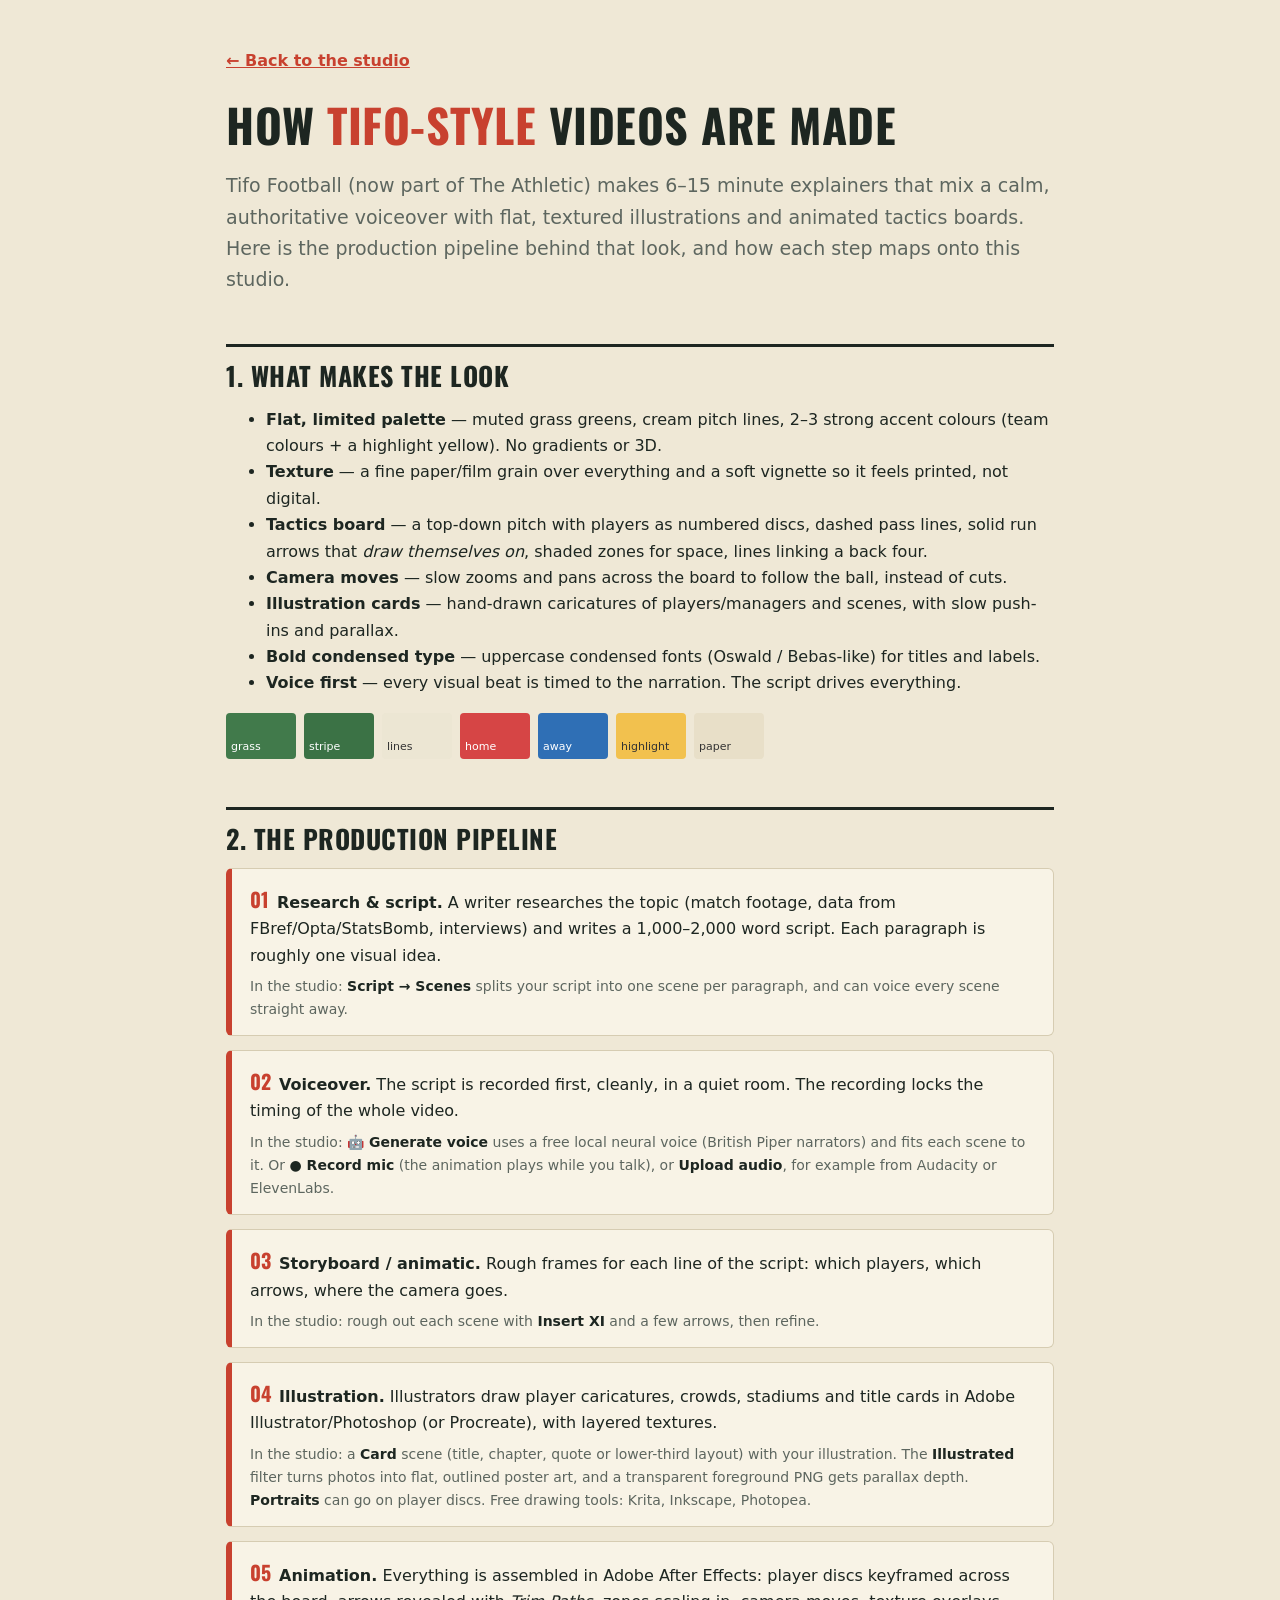
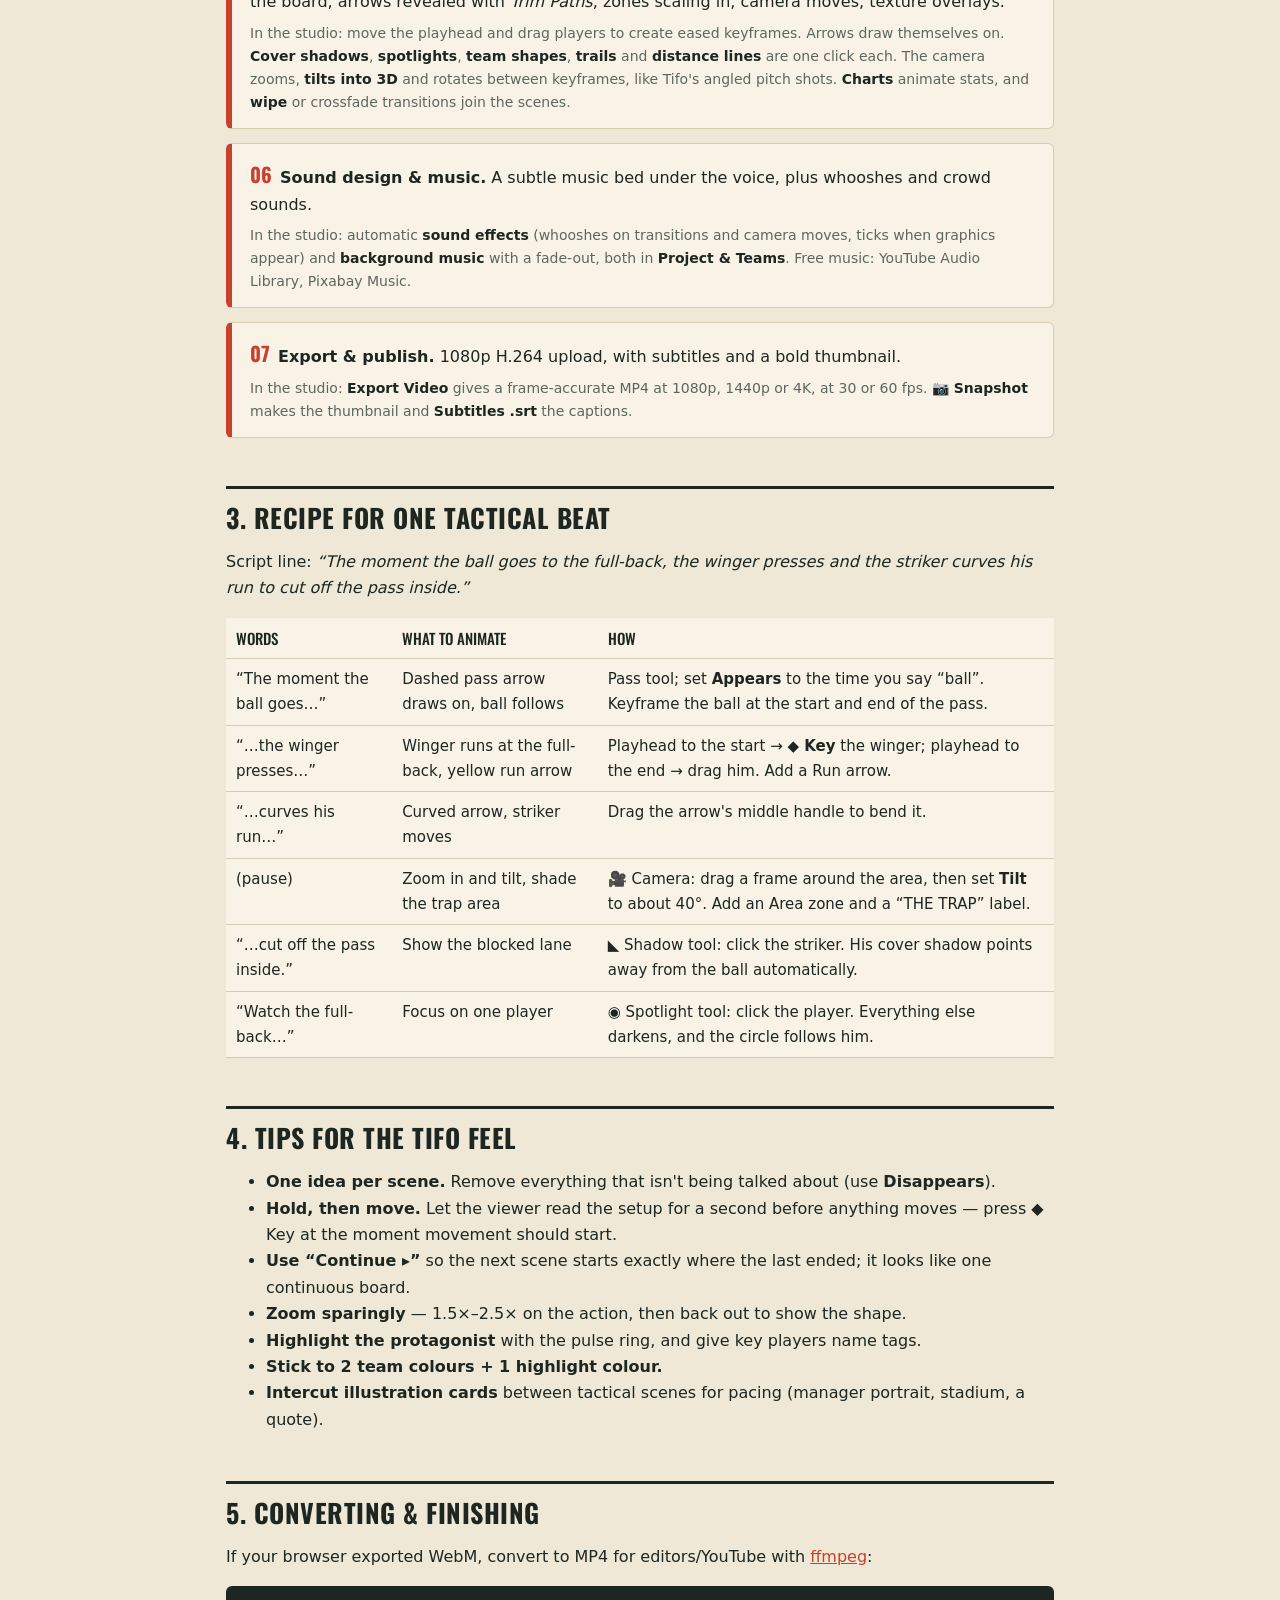
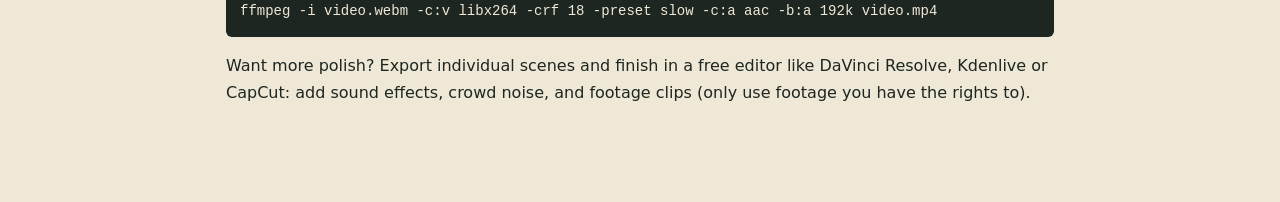
<file: tifo-studio/public/guide.html>
<!doctype html>
<html lang="en">
<head>
  <meta charset="utf-8" />
  <meta name="viewport" content="width=device-width, initial-scale=1" />
  <title>How Tifo Videos Are Made</title>
  <style>@font-face{font-family:Oswald;font-weight:500;src:url(fonts/Oswald-Medium.ttf)}@font-face{font-family:Oswald;font-weight:700;src:url(fonts/Oswald-Bold.ttf)}</style>
  <style>
    :root { --bg: #efe8d6; --ink: #1d2621; --muted: #5d665f; --accent: #c8412f; --card: #f8f3e6; --line: #d6ccb2; }
    * { box-sizing: border-box; }
    body { margin: 0; background: var(--bg); color: var(--ink); font: 16px/1.65 system-ui, -apple-system, 'Segoe UI', Roboto, sans-serif; }
    main { max-width: 860px; margin: 0 auto; padding: 48px 16px 80px; }
    h1, h2, h3 { font-family: Oswald, Impact, sans-serif; text-transform: uppercase; letter-spacing: .5px; line-height: 1.15; }
    h1 { font-size: 46px; margin: 0 0 8px; }
    h1 span { color: var(--accent); }
    h2 { font-size: 26px; margin: 48px 0 12px; border-top: 3px solid var(--ink); padding-top: 14px; }
    h3 { font-size: 18px; margin: 22px 0 6px; }
    .lead { font-size: 19px; color: var(--muted); }
    .step { background: var(--card); border: 1px solid var(--line); border-left: 6px solid var(--accent); padding: 14px 18px; margin: 14px 0; border-radius: 6px; }
    .step b.n { font-family: Oswald, sans-serif; color: var(--accent); font-size: 20px; margin-right: 8px; }
    .tool { font-size: 14px; color: var(--muted); margin-top: 6px; }
    .tool b { color: var(--ink); }
    table { width: 100%; border-collapse: collapse; font-size: 15px; background: var(--card); }
    th, td { text-align: left; padding: 8px 10px; border-bottom: 1px solid var(--line); vertical-align: top; }
    th { font-family: Oswald, sans-serif; text-transform: uppercase; font-weight: 500; }
    code { background: #e2d9c2; padding: 1px 5px; border-radius: 4px; font-size: 14px; }
    pre { background: #1d2621; color: #efe8d6; padding: 14px; border-radius: 6px; overflow-x: auto; font-size: 14px; }
    .swatches { display: flex; gap: 8px; flex-wrap: wrap; margin: 10px 0; }
    .swatches span { width: 70px; height: 46px; border-radius: 4px; display: flex; align-items: end; padding: 3px 5px; font-size: 11px; color: #fff; }
    a { color: var(--accent); }
    .back { display: inline-block; margin-bottom: 24px; font-weight: 600; }
  </style>
</head>
<body>
<main>
  <a class="back" href="index.html">← Back to the studio</a>
  <h1>How <span>Tifo-style</span> videos are made</h1>
  <p class="lead">Tifo Football (now part of The Athletic) makes 6–15 minute explainers that mix a calm, authoritative voiceover with flat, textured illustrations and animated tactics boards. Here is the production pipeline behind that look, and how each step maps onto this studio.</p>

  <h2>1. What makes the look</h2>
  <ul>
    <li><b>Flat, limited palette</b> — muted grass greens, cream pitch lines, 2–3 strong accent colours (team colours + a highlight yellow). No gradients or 3D.</li>
    <li><b>Texture</b> — a fine paper/film grain over everything and a soft vignette so it feels printed, not digital.</li>
    <li><b>Tactics board</b> — a top-down pitch with players as numbered discs, dashed pass lines, solid run arrows that <i>draw themselves on</i>, shaded zones for space, lines linking a back four.</li>
    <li><b>Camera moves</b> — slow zooms and pans across the board to follow the ball, instead of cuts.</li>
    <li><b>Illustration cards</b> — hand-drawn caricatures of players/managers and scenes, with slow push-ins and parallax.</li>
    <li><b>Bold condensed type</b> — uppercase condensed fonts (Oswald / Bebas-like) for titles and labels.</li>
    <li><b>Voice first</b> — every visual beat is timed to the narration. The script drives everything.</li>
  </ul>
  <div class="swatches">
    <span style="background:#417a4b">grass</span><span style="background:#3b7245">stripe</span><span style="background:#ece6d3;color:#333">lines</span>
    <span style="background:#d64545">home</span><span style="background:#2f6fb5">away</span><span style="background:#f2c14e;color:#333">highlight</span><span style="background:#e8dfc8;color:#333">paper</span>
  </div>

  <h2>2. The production pipeline</h2>
  <div class="step"><b class="n">01</b><b>Research &amp; script.</b> A writer researches the topic (match footage, data from FBref/Opta/StatsBomb, interviews) and writes a 1,000–2,000 word script. Each paragraph is roughly one visual idea.
    <div class="tool">In the studio: <b>Script → Scenes</b> splits your script into one scene per paragraph, and can voice every scene straight away.</div></div>
  <div class="step"><b class="n">02</b><b>Voiceover.</b> The script is recorded first, cleanly, in a quiet room. The recording locks the timing of the whole video.
    <div class="tool">In the studio: <b>🤖 Generate voice</b> uses a free local neural voice (British Piper narrators) and fits each scene to it. Or <b>● Record mic</b> (the animation plays while you talk), or <b>Upload audio</b>, for example from Audacity or ElevenLabs.</div></div>
  <div class="step"><b class="n">03</b><b>Storyboard / animatic.</b> Rough frames for each line of the script: which players, which arrows, where the camera goes.
    <div class="tool">In the studio: rough out each scene with <b>Insert XI</b> and a few arrows, then refine.</div></div>
  <div class="step"><b class="n">04</b><b>Illustration.</b> Illustrators draw player caricatures, crowds, stadiums and title cards in Adobe Illustrator/Photoshop (or Procreate), with layered textures.
    <div class="tool">In the studio: a <b>Card</b> scene (title, chapter, quote or lower-third layout) with your illustration. The <b>Illustrated</b> filter turns photos into flat, outlined poster art, and a transparent foreground PNG gets parallax depth. <b>Portraits</b> can go on player discs. Free drawing tools: Krita, Inkscape, Photopea.</div></div>
  <div class="step"><b class="n">05</b><b>Animation.</b> Everything is assembled in Adobe After Effects: player discs keyframed across the board, arrows revealed with <i>Trim Paths</i>, zones scaling in, camera moves, texture overlays.
    <div class="tool">In the studio: move the playhead and drag players to create eased keyframes. Arrows draw themselves on. <b>Cover shadows</b>, <b>spotlights</b>, <b>team shapes</b>, <b>trails</b> and <b>distance lines</b> are one click each. The camera zooms, <b>tilts into 3D</b> and rotates between keyframes, like Tifo's angled pitch shots. <b>Charts</b> animate stats, and <b>wipe</b> or crossfade transitions join the scenes.</div></div>
  <div class="step"><b class="n">06</b><b>Sound design &amp; music.</b> A subtle music bed under the voice, plus whooshes and crowd sounds.
    <div class="tool">In the studio: automatic <b>sound effects</b> (whooshes on transitions and camera moves, ticks when graphics appear) and <b>background music</b> with a fade-out, both in <b>Project &amp; Teams</b>. Free music: YouTube Audio Library, Pixabay Music.</div></div>
  <div class="step"><b class="n">07</b><b>Export &amp; publish.</b> 1080p H.264 upload, with subtitles and a bold thumbnail.
    <div class="tool">In the studio: <b>Export Video</b> gives a frame-accurate MP4 at 1080p, 1440p or 4K, at 30 or 60 fps. <b>📷 Snapshot</b> makes the thumbnail and <b>Subtitles .srt</b> the captions.</div></div>

  <h2>3. Recipe for one tactical beat</h2>
  <p>Script line: <i>“The moment the ball goes to the full-back, the winger presses and the striker curves his run to cut off the pass inside.”</i></p>
  <table>
    <tr><th>Words</th><th>What to animate</th><th>How</th></tr>
    <tr><td>“The moment the ball goes…”</td><td>Dashed pass arrow draws on, ball follows</td><td>Pass tool; set <b>Appears</b> to the time you say “ball”. Keyframe the ball at the start and end of the pass.</td></tr>
    <tr><td>“…the winger presses…”</td><td>Winger runs at the full-back, yellow run arrow</td><td>Playhead to the start → <b>◆ Key</b> the winger; playhead to the end → drag him. Add a Run arrow.</td></tr>
    <tr><td>“…curves his run…”</td><td>Curved arrow, striker moves</td><td>Drag the arrow's middle handle to bend it.</td></tr>
    <tr><td>(pause)</td><td>Zoom in and tilt, shade the trap area</td><td>🎥 Camera: drag a frame around the area, then set <b>Tilt</b> to about 40°. Add an Area zone and a “THE TRAP” label.</td></tr>
    <tr><td>“…cut off the pass inside.”</td><td>Show the blocked lane</td><td>◣ Shadow tool: click the striker. His cover shadow points away from the ball automatically.</td></tr>
    <tr><td>“Watch the full-back…”</td><td>Focus on one player</td><td>◉ Spotlight tool: click the player. Everything else darkens, and the circle follows him.</td></tr>
  </table>

  <h2>4. Tips for the Tifo feel</h2>
  <ul>
    <li><b>One idea per scene.</b> Remove everything that isn't being talked about (use <b>Disappears</b>).</li>
    <li><b>Hold, then move.</b> Let the viewer read the setup for a second before anything moves — press ◆ Key at the moment movement should start.</li>
    <li><b>Use “Continue ▸”</b> so the next scene starts exactly where the last ended; it looks like one continuous board.</li>
    <li><b>Zoom sparingly</b> — 1.5×–2.5× on the action, then back out to show the shape.</li>
    <li><b>Highlight the protagonist</b> with the pulse ring, and give key players name tags.</li>
    <li><b>Stick to 2 team colours + 1 highlight colour.</b></li>
    <li><b>Intercut illustration cards</b> between tactical scenes for pacing (manager portrait, stadium, a quote).</li>
  </ul>

  <h2>5. Converting &amp; finishing</h2>
  <p>If your browser exported WebM, convert to MP4 for editors/YouTube with <a href="https://ffmpeg.org">ffmpeg</a>:</p>
  <pre>ffmpeg -i video.webm -c:v libx264 -crf 18 -preset slow -c:a aac -b:a 192k video.mp4</pre>
  <p>Want more polish? Export individual scenes and finish in a free editor like DaVinci Resolve, Kdenlive or CapCut: add sound effects, crowd noise, and footage clips (only use footage you have the rights to).</p>
</main>
</body>
</html>
</file>
